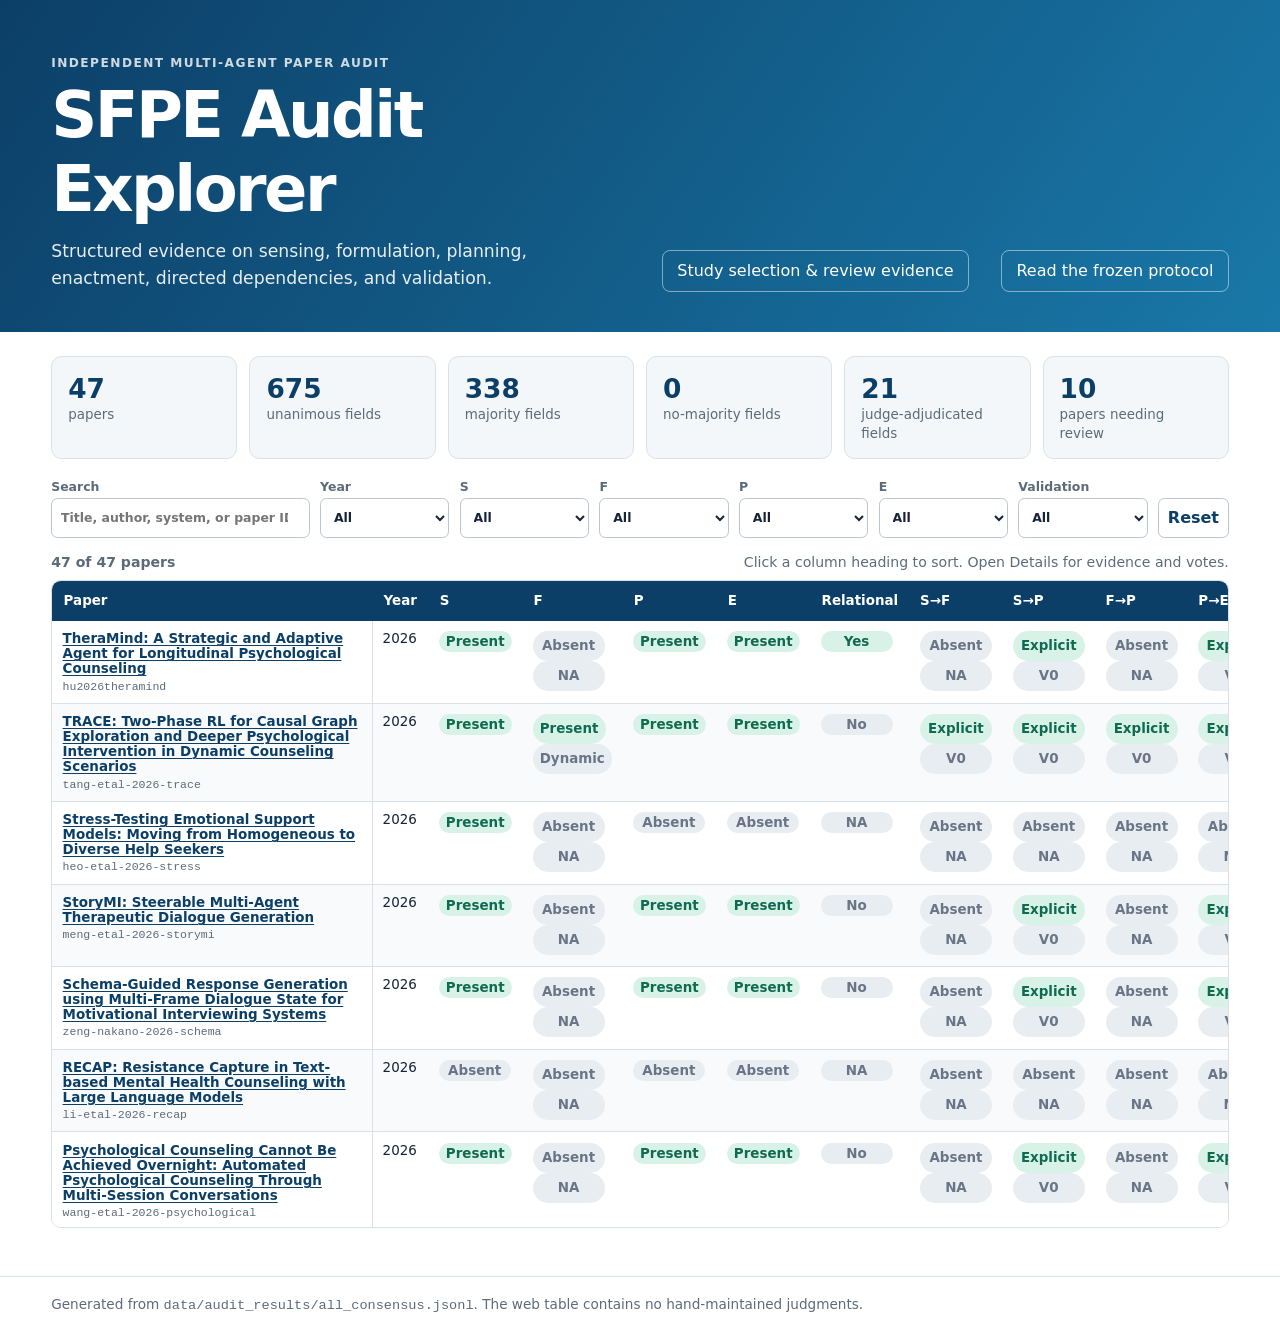
<file: docs/index.html>
<!doctype html>
<html lang="en">
<head>
  <meta charset="utf-8">
  <meta name="viewport" content="width=device-width, initial-scale=1">
  <meta name="description" content="Browsable SFPE audits of LLM-based mental health counseling systems.">
  <title>SFPE Audit Explorer</title>
  <link rel="stylesheet" href="styles.css">
</head>
<body>
  <header class="hero">
    <div>
      <p class="eyebrow">Independent multi-agent paper audit</p>
      <h1>SFPE Audit Explorer</h1>
      <p class="lede">Structured evidence on sensing, formulation, planning, enactment, directed dependencies, and validation.</p>
    </div>
    <a class="protocol-link" href="selection.html">Study selection &amp; review evidence</a>
    <a class="protocol-link" href="protocol.md">Read the frozen protocol</a>
  </header>

  <main>
    <section id="stats" class="stats" aria-label="Dataset summary"></section>

    <section class="controls" aria-label="Audit table filters">
      <label class="search">Search
        <input id="search" type="search" placeholder="Title, author, system, or paper ID">
      </label>
      <label>Year<select id="year"><option value="">All</option></select></label>
      <label>S<select id="S"><option value="">All</option></select></label>
      <label>F<select id="F"><option value="">All</option></select></label>
      <label>P<select id="P"><option value="">All</option></select></label>
      <label>E<select id="E"><option value="">All</option></select></label>
      <label>Validation<select id="validation"><option value="">All</option></select></label>
      <button id="reset" type="button">Reset</button>
    </section>

    <div class="table-meta"><strong id="count">Loading…</strong><span>Click a column heading to sort. Open Details for evidence and votes.</span></div>
    <div class="table-wrap">
      <table>
        <thead>
          <tr>
            <th><button data-sort="title">Paper</button></th>
            <th><button data-sort="year">Year</button></th>
            <th><button data-sort="S">S</button></th>
            <th><button data-sort="F">F</button></th>
            <th><button data-sort="P">P</button></th>
            <th><button data-sort="E">E</button></th>
            <th><button data-sort="E_relational_adaptation">Relational</button></th>
            <th>S→F</th><th>S→P</th><th>F→P</th><th>P→E</th><th>E→S</th><th>E→F</th><th>E→P</th>
            <th>Evidence</th>
          </tr>
        </thead>
        <tbody id="rows"></tbody>
      </table>
    </div>
  </main>

  <dialog id="detail">
    <form method="dialog"><button class="close" aria-label="Close details">×</button></form>
    <div id="detail-content"></div>
  </dialog>

  <footer>Generated from <code>data/audit_results/all_consensus.jsonl</code>. The web table contains no hand-maintained judgments.</footer>
  <script src="data/audits.js?v=20261013" defer></script>
  <script src="app.js?v=20261013" defer></script>
</body>
</html>
</file>
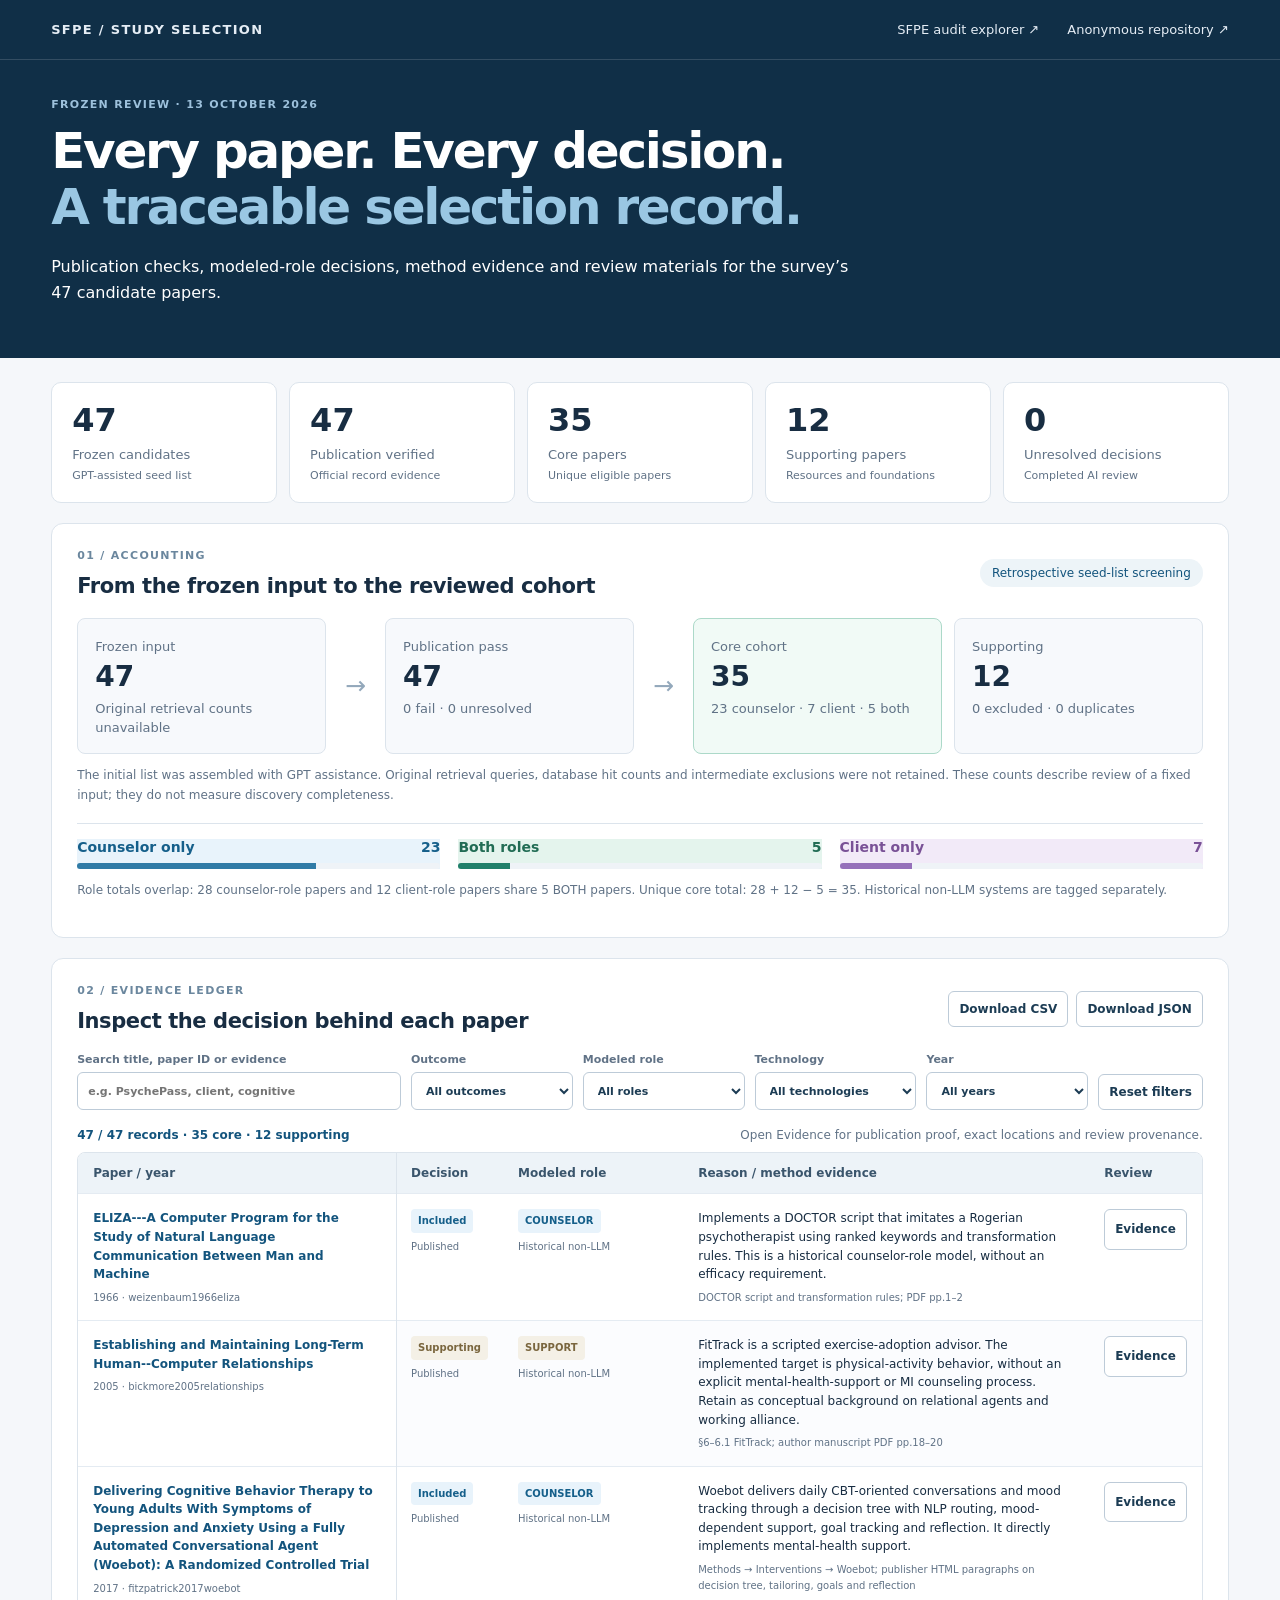
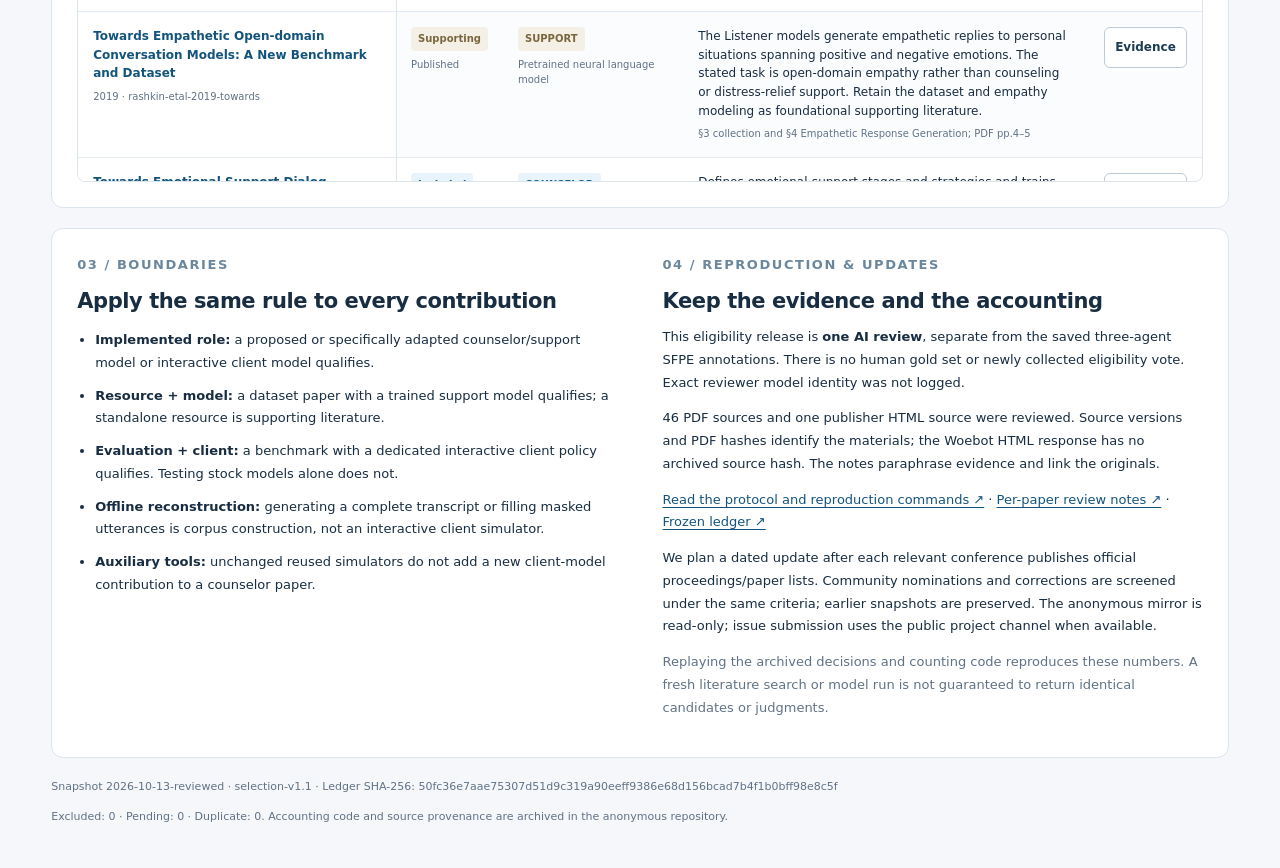
<file: docs/selection.html>
<!doctype html>
<html lang="en"><head><meta charset="utf-8"><meta name="viewport" content="width=device-width, initial-scale=1"><meta name="description" content="Frozen, evidence-backed study selection ledger for the counseling survey."><title>Study Selection · SFPE Survey</title><link rel="stylesheet" href="selection.css"></head>
<body>
<header><nav><a class="brand" href="selection.html">SFPE / STUDY SELECTION</a><a href="index.html">SFPE audit explorer ↗</a><a href="https://anonymous.4open.science/r/SFPE-Counseling-Audit/" target="_blank" rel="noopener noreferrer">Anonymous repository ↗</a></nav>
<div class="intro"><p class="eyebrow">FROZEN REVIEW · 13 OCTOBER 2026</p><h1>Every paper. Every decision.<br><span>A traceable selection record.</span></h1><p>Publication checks, modeled-role decisions, method evidence and review materials for the survey’s 47 candidate papers.</p></div></header>
<main>
<section id="stats" class="stats" aria-label="Screening summary"></section>
<section class="panel"><div class="section-heading"><div><p class="eyebrow">01 / ACCOUNTING</p><h2>From the frozen input to the reviewed cohort</h2></div><span class="pill">Retrospective seed-list screening</span></div><div id="flow" class="flow"></div><p class="note">The initial list was assembled with GPT assistance. Original retrieval queries, database hit counts and intermediate exclusions were not retained. These counts describe review of a fixed input; they do not measure discovery completeness.</p><div id="roles" class="roles" aria-label="Exclusive role counts"></div><p class="note">Role totals overlap: 28 counselor-role papers and 12 client-role papers share 5 BOTH papers. Unique core total: 28 + 12 − 5 = 35. Historical non-LLM systems are tagged separately.</p></section>
<section class="panel"><div class="section-heading"><div><p class="eyebrow">02 / EVIDENCE LEDGER</p><h2>Inspect the decision behind each paper</h2></div><div class="downloads"><a class="download" href="data/selection.csv" download="screening-2026-10-13-reviewed.csv">Download CSV</a><a class="download" href="data/selection.json" download="selection-2026-10-13-reviewed.json">Download JSON</a></div></div>
<div class="controls"><label class="search">Search title, paper ID or evidence<input id="search" type="search" placeholder="e.g. PsychePass, client, cognitive"></label><label>Outcome<select id="outcome"><option value="">All outcomes</option></select></label><label>Modeled role<select id="role"><option value="">All roles</option></select></label><label>Technology<select id="technology"><option value="">All technologies</option></select></label><label>Year<select id="year"><option value="">All years</option></select></label><button id="reset">Reset filters</button></div>
<div class="table-meta"><strong id="count">Loading records…</strong><span>Open Evidence for publication proof, exact locations and review provenance.</span></div><div class="table-wrap"><table><thead><tr><th>Paper / year</th><th>Decision</th><th>Modeled role</th><th>Reason / method evidence</th><th>Review</th></tr></thead><tbody id="rows"></tbody></table></div><noscript>This page requires JavaScript. Download the screening ledger through the anonymous repository.</noscript></section>
<section class="panel two-col"><div><p class="eyebrow">03 / BOUNDARIES</p><h2>Apply the same rule to every contribution</h2><ul><li><strong>Implemented role:</strong> a proposed or specifically adapted counselor/support model or interactive client model qualifies.</li><li><strong>Resource + model:</strong> a dataset paper with a trained support model qualifies; a standalone resource is supporting literature.</li><li><strong>Evaluation + client:</strong> a benchmark with a dedicated interactive client policy qualifies. Testing stock models alone does not.</li><li><strong>Offline reconstruction:</strong> generating a complete transcript or filling masked utterances is corpus construction, not an interactive client simulator.</li><li><strong>Auxiliary tools:</strong> unchanged reused simulators do not add a new client-model contribution to a counselor paper.</li></ul></div><div><p class="eyebrow">04 / REPRODUCTION & UPDATES</p><h2>Keep the evidence and the accounting</h2><p>This eligibility release is <strong>one AI review</strong>, separate from the saved three-agent SFPE annotations. There is no human gold set or newly collected eligibility vote. Exact reviewer model identity was not logged.</p><p>46 PDF sources and one publisher HTML source were reviewed. Source versions and PDF hashes identify the materials; the Woebot HTML response has no archived source hash. The notes paraphrase evidence and link the originals.</p><p><a href="selection_protocol.md">Read the protocol and reproduction commands ↗</a> · <a id="notes-link" href="#">Per-paper review notes ↗</a> · <a id="ledger-link" href="#">Frozen ledger ↗</a></p><p>We plan a dated update after each relevant conference publishes official proceedings/paper lists. Community nominations and corrections are screened under the same criteria; earlier snapshots are preserved. The anonymous mirror is read-only; issue submission uses the public project channel when available.</p><p class="note">Replaying the archived decisions and counting code reproduces these numbers. A fresh literature search or model run is not guaranteed to return identical candidates or judgments.</p></div></section>
<footer id="provenance"></footer>
</main>
<dialog id="detail"><form method="dialog"><button class="close" aria-label="Close evidence">×</button></form><div id="detail-content"></div></dialog>
<script src="data/selection.js"></script><script src="selection.js"></script>
</body></html>
</file>
<file: docs/styles.css>
:root {
  color-scheme: light;
  --ink: #162338;
  --muted: #5c6b7a;
  --line: #d8e1ea;
  --soft: #f4f7fa;
  --blue: #165d8f;
  --blue-dark: #0c3f67;
  --present: #0f6b4f;
  --absent: #697586;
  --unclear: #946200;
  font-family: Inter, ui-sans-serif, system-ui, -apple-system, BlinkMacSystemFont, "Segoe UI", sans-serif;
}
* { box-sizing: border-box; }
body { margin: 0; color: var(--ink); background: #fff; }
.hero { display: flex; justify-content: space-between; align-items: end; gap: 2rem; padding: 3.5rem max(4vw, 1.25rem) 2.5rem; color: #fff; background: linear-gradient(125deg, #0c3f67, #1978a8); }
.eyebrow { margin: 0 0 .5rem; text-transform: uppercase; letter-spacing: .12em; font-size: .76rem; font-weight: 750; opacity: .8; }
h1 { margin: 0; font-size: clamp(2rem, 5vw, 4.5rem); letter-spacing: -.04em; }
.lede { max-width: 55rem; margin: .75rem 0 0; font-size: 1.08rem; line-height: 1.55; opacity: .9; }
.protocol-link { flex: none; color: #fff; border: 1px solid #ffffff77; border-radius: .5rem; padding: .65rem .9rem; text-decoration: none; }
.protocol-link:hover { background: #ffffff18; }
main { padding: 1.5rem max(4vw, 1.25rem) 3rem; }
.stats { display: grid; grid-template-columns: repeat(auto-fit, minmax(10rem, 1fr)); gap: .75rem; margin: 0 0 1.25rem; }
.stat { padding: 1rem; background: var(--soft); border: 1px solid var(--line); border-radius: .65rem; }
.stat strong { display: block; font-size: 1.65rem; color: var(--blue-dark); }
.stat span { color: var(--muted); font-size: .84rem; }
.controls { display: grid; grid-template-columns: minmax(15rem, 2fr) repeat(6, minmax(7rem, 1fr)) auto; gap: .65rem; align-items: end; margin-bottom: 1rem; }
label { display: grid; gap: .3rem; color: var(--muted); font-size: .78rem; font-weight: 700; }
input, select, .controls button { width: 100%; min-height: 2.45rem; border: 1px solid #b9c6d2; border-radius: .4rem; background: #fff; color: var(--ink); padding: .45rem .55rem; font: inherit; }
.controls button { width: auto; cursor: pointer; color: var(--blue-dark); font-weight: 700; }
.table-meta { display: flex; justify-content: space-between; gap: 1rem; margin: .4rem 0 .65rem; color: var(--muted); font-size: .88rem; }
.table-wrap { overflow: auto; max-height: 72vh; border: 1px solid var(--line); border-radius: .6rem; }
table { width: max-content; min-width: 100%; border-collapse: separate; border-spacing: 0; font-size: .84rem; }
th { position: sticky; top: 0; z-index: 2; background: var(--blue-dark); color: #fff; text-align: left; white-space: nowrap; }
th:first-child { left: 0; z-index: 4; }
th button { border: 0; background: transparent; color: inherit; font: inherit; font-weight: 750; padding: .72rem .65rem; cursor: pointer; }
th:not(:has(button)) { padding: .72rem .65rem; }
td { max-width: 18rem; padding: .65rem; border-bottom: 1px solid var(--line); vertical-align: top; background: #fff; }
tbody tr:nth-child(even) td { background: #f8fafc; }
td:first-child { position: sticky; left: 0; z-index: 1; min-width: 20rem; box-shadow: 1px 0 var(--line); }
.paper-link { color: var(--blue-dark); font-weight: 750; text-decoration-thickness: 1px; text-underline-offset: 2px; }
.paper-id { display: block; margin-top: .2rem; color: var(--muted); font-family: ui-monospace, SFMono-Regular, Consolas, monospace; font-size: .72rem; }
.badge { display: inline-block; min-width: 4.5rem; padding: .18rem .45rem; border-radius: 999px; text-align: center; font-weight: 750; background: #e8edf2; color: var(--absent); }
.badge.Present, .badge.Explicit, .badge.V1, .badge.V2, .badge.Yes { background: #d9f2e8; color: var(--present); }
.badge.Unclear, .badge.no_majority { background: #fff0c9; color: var(--unclear); }
.edge { white-space: nowrap; line-height: 1.8; }
.details { border: 1px solid #9bb5c8; border-radius: .35rem; background: #fff; color: var(--blue-dark); padding: .35rem .55rem; cursor: pointer; font-weight: 700; }
dialog { width: min(72rem, 94vw); max-height: 90vh; border: 0; border-radius: .75rem; box-shadow: 0 1.5rem 5rem #0a203555; padding: 1.5rem; }
dialog::backdrop { background: #07182aa8; }
.close { float: right; border: 0; background: transparent; font-size: 2rem; cursor: pointer; color: var(--muted); }
.detail-head h2 { margin: 0 2.5rem .5rem 0; font-size: 1.55rem; }
.detail-head p { margin: .2rem 0; color: var(--muted); }
.detail-card { margin-top: 1rem; border: 1px solid var(--line); border-radius: .55rem; padding: 1rem; }
.detail-card h3 { margin: 0 0 .7rem; color: var(--blue-dark); }
.detail-card h4 { margin: 1rem 0 .35rem; }
.final-result { display: grid; grid-template-columns: minmax(9rem, 13rem) minmax(8rem, 10rem) 1fr; gap: .8rem; align-items: start; padding: .7rem 0; border-top: 1px solid var(--line); }
.final-result h4, .final-result p { margin: 0; }
.final-result p { line-height: 1.5; color: #304459; }
.final-outcome { color: var(--muted); font-size: .8rem; }
.evidence { margin: .55rem 0; padding-left: .7rem; border-left: 3px solid #b7cedd; color: #304459; }
.evidence p { margin: .25rem 0; line-height: 1.45; }
.auditor-heading { display: flex; align-items: center; gap: .6rem; margin-bottom: .35rem; }
.missing-evidence { color: var(--muted); font-style: italic; }
.adjudication { margin: .65rem 0; padding: .65rem .75rem; border-left: 4px solid #7c3aed; background: #f5f3ff; }
.votes { color: var(--muted); font-size: .8rem; }
footer { padding: 1.2rem max(4vw, 1.25rem) 2rem; border-top: 1px solid var(--line); color: var(--muted); font-size: .85rem; }
@media (max-width: 1100px) { .controls { grid-template-columns: repeat(4, minmax(7rem, 1fr)); } .search { grid-column: span 4; } }
@media (max-width: 650px) { .hero { align-items: start; flex-direction: column; } .controls { grid-template-columns: 1fr 1fr; } .search { grid-column: span 2; } .table-meta { flex-direction: column; } .final-result { grid-template-columns: 1fr; } }
</file>
<file: docs/selection.css>
:root{font-family:Inter,ui-sans-serif,system-ui,-apple-system,BlinkMacSystemFont,"Segoe UI",sans-serif;color:#182d42;background:#f5f7fa;--blue:#13547d;--muted:#607286;--line:#dce4ec}*{box-sizing:border-box}body{margin:0}a{color:var(--blue);text-underline-offset:3px}header{background:#102f47;color:#fff}nav{display:flex;gap:28px;align-items:center;padding:22px max(4vw,24px);border-bottom:1px solid #ffffff25;font-size:13px}nav a{color:#e5edf5;text-decoration:none}.brand{font-weight:800;letter-spacing:.1em;margin-right:auto}.intro{padding:38px max(4vw,24px) 44px;max-width:1150px}.eyebrow{font-size:11px;font-weight:800;letter-spacing:.12em;margin:0 0 12px;color:#6b879e}header .eyebrow{color:#9dc1dc}h1{font-size:clamp(32px,4vw,50px);line-height:1.12;letter-spacing:-.045em;margin:0 0 19px}h1 span{color:#9ac7e3}.intro>p:not(.eyebrow){font-size:16px;line-height:1.65;max-width:800px;margin:7px 0}.zh{opacity:.72;font-size:14px!important}main{padding:24px max(4vw,24px) 30px;margin:auto;max-width:1600px}.stats{display:grid;grid-template-columns:repeat(5,1fr);gap:12px;margin-bottom:20px}.stat{background:#fff;border:1px solid var(--line);border-radius:10px;padding:20px}.stat strong{display:block;font-size:32px;line-height:1.1;margin-bottom:6px}.stat span{color:var(--muted);font-size:13px}.stat small{display:block;color:var(--muted);font-size:11px;margin-top:6px}.panel{padding:25px;border:1px solid var(--line);border-radius:12px;background:#fff;margin-bottom:20px}.section-heading{display:flex;justify-content:space-between;gap:18px;align-items:center;margin-bottom:20px}h2{font-size:21px;letter-spacing:-.02em;margin:0}.pill{padding:7px 12px;background:#edf4f8;color:var(--blue);border-radius:20px;font-size:12px;white-space:nowrap}.flow{display:grid;grid-template-columns:1fr 35px 1fr 35px 1fr 1fr;gap:12px;align-items:stretch}.step{background:#f7f9fc;border:1px solid var(--line);padding:17px;border-radius:8px}.step strong{font-size:28px;display:block;margin:5px 0}.step span{font-size:13px;color:var(--muted)}.step.core{border-color:#acd9c9;background:#f1faf6}.arrow{align-self:center;text-align:center;color:#93a8bb;font-size:25px}.note{font-size:12px;line-height:1.65;color:var(--muted)}.roles{display:flex;gap:18px;flex-wrap:wrap;border-top:1px solid var(--line);padding-top:15px;margin-top:17px}.role-stat{flex:1;min-width:190px}.role-stat strong{font-size:14px;display:flex;justify-content:space-between}.bar{height:6px;background:#eff3f7;margin-top:8px;border-radius:8px;overflow:hidden}.bar i{height:100%;display:block;background:#307ba6}.role-stat.CLIENT .bar i{background:#9570ba}.role-stat.BOTH .bar i{background:#21806a}.controls{display:grid;grid-template-columns:minmax(220px,2fr) repeat(4,minmax(100px,1fr)) auto;gap:10px;align-items:end}label{display:grid;gap:6px;font-size:11px;font-weight:750;color:var(--muted)}input,select,button{font:inherit;border:1px solid #bdcbd8;border-radius:6px;padding:10px;background:#fff;color:#1c3c54}input,select{width:100%;height:38px}button{cursor:pointer;font-size:12px;font-weight:700}button:hover{background:#edf4f8}.downloads{display:flex;gap:8px}.table-meta{display:flex;justify-content:space-between;gap:20px;margin:18px 0 10px;font-size:12px;color:var(--muted)}#count{color:var(--blue)}.table-wrap{overflow:auto;max-height:630px;border:1px solid var(--line);border-radius:8px}table{border-collapse:separate;border-spacing:0;width:100%;font-size:12px}th{position:sticky;top:0;background:#edf3f8;color:#3a556c;text-align:left;padding:13px 15px;z-index:1}td{padding:15px;vertical-align:top;border-top:1px solid #e4ebf2;line-height:1.55}tbody tr:nth-child(even){background:#fbfcfe}td:first-child{min-width:235px;max-width:360px}td:nth-child(4){min-width:280px;max-width:470px}.paper-title{font-weight:750;text-decoration:none}.sub{display:block;color:var(--muted);margin-top:6px;font-size:10px}.badge{display:inline-block;font-size:10px;font-weight:800;border-radius:4px;padding:4px 7px;white-space:nowrap;background:#edf2f7;color:#526d82}.Included,.COUNSELOR{background:#e8f3fb;color:#155f8a}.CLIENT{background:#f2eaf8;color:#795196}.BOTH{background:#e4f4ed;color:#216c54}.Supporting,.SUPPORT{background:#f4f0e6;color:#7a663e}.two-col{display:grid;grid-template-columns:1fr 1fr;gap:45px}.two-col p,.two-col li{font-size:13px;line-height:1.75}.two-col ul{padding-left:18px}.two-col li{margin-bottom:10px}footer{font-size:11px;line-height:1.7;color:var(--muted);overflow-wrap:anywhere}dialog{border:1px solid var(--line);border-radius:14px;width:min(880px,94vw);max-height:90vh;padding:30px;box-shadow:0 30px 100px #0f304633;color:#1c3044}dialog::backdrop{background:#122d4766}.close{float:right;font-size:25px;padding:0 8px;line-height:1.25;border:0}dialog h2{margin:10px 35px 10px 0;line-height:1.4}dialog h3{font-size:15px;margin:25px 0 7px}dialog p{font-size:13px;line-height:1.7;margin:7px 0}dialog code{font-size:11px;overflow-wrap:anywhere;word-break:break-all}dialog .box{padding:14px;background:#f6f8fb;border:1px solid var(--line);border-radius:7px;margin:12px 0}dialog .zh{color:#52697d;opacity:1}.empty{text-align:center;padding:45px;color:var(--muted)}@media(max-width:1000px){.controls{grid-template-columns:repeat(3,1fr)}.flow{grid-template-columns:1fr 25px 1fr 25px 1fr}.flow .step:last-child{grid-column:5}.stats{gap:8px}.stat{padding:15px}.two-col{gap:25px}}@media(max-width:650px){nav{gap:13px;flex-wrap:wrap}.brand{width:100%}.stats{grid-template-columns:repeat(2,1fr)}.stat:last-child{grid-column:1/-1}.panel{padding:18px}.flow{grid-template-columns:1fr 1fr}.arrow{display:none}.flow .step:last-child{grid-column:auto}.controls{grid-template-columns:1fr 1fr}.search{grid-column:1/-1}.section-heading{align-items:start;flex-direction:column}.two-col{grid-template-columns:1fr}.table-meta{display:block}.table-meta span{display:block;margin-top:7px}main{padding:18px}.intro{padding:32px 24px}.downloads{flex-wrap:wrap}}

.download{display:inline-block;border:1px solid #bdcbd8;border-radius:6px;padding:10px;color:#1c3c54;text-decoration:none;font-size:12px;font-weight:700}.download:hover{background:#edf4f8}th:first-child,td:first-child{position:sticky;left:0;background:#fff;box-shadow:1px 0 #dce4ec}th:first-child{background:#edf3f8;z-index:2}
</file>
